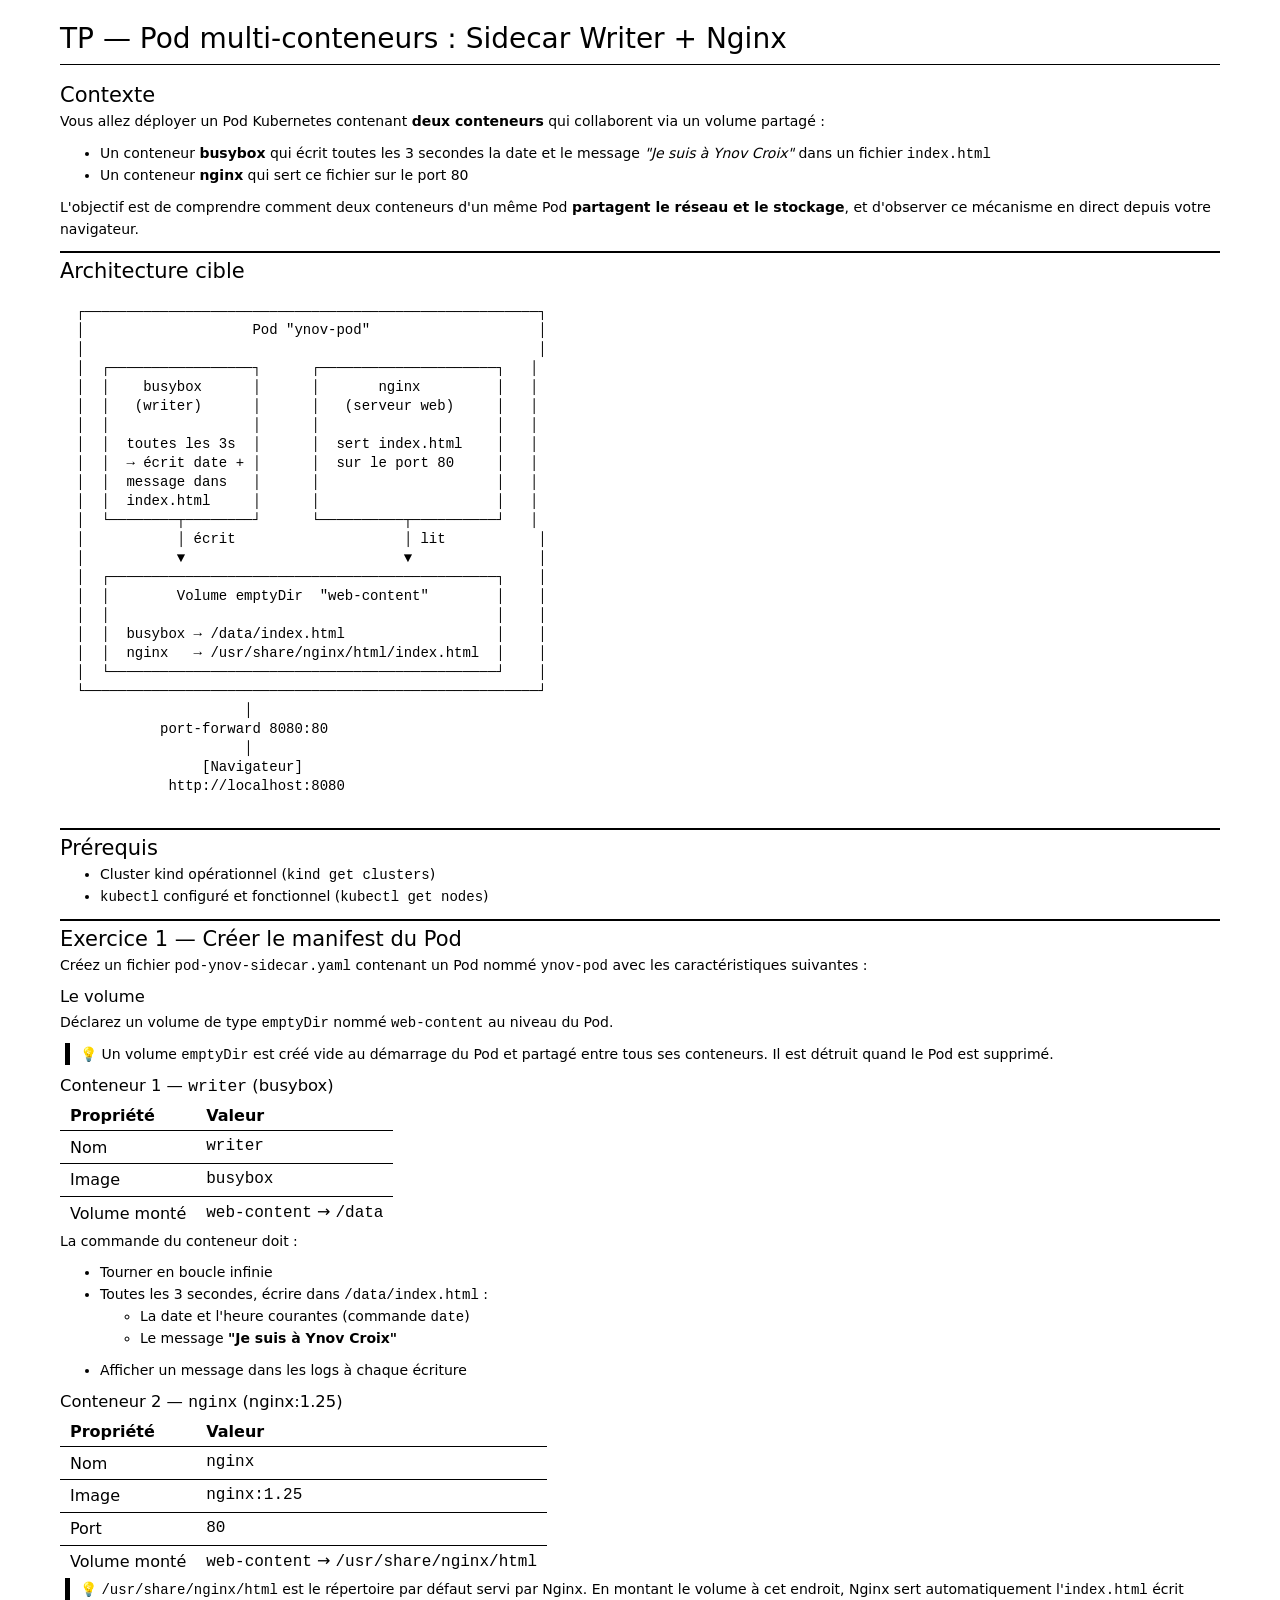
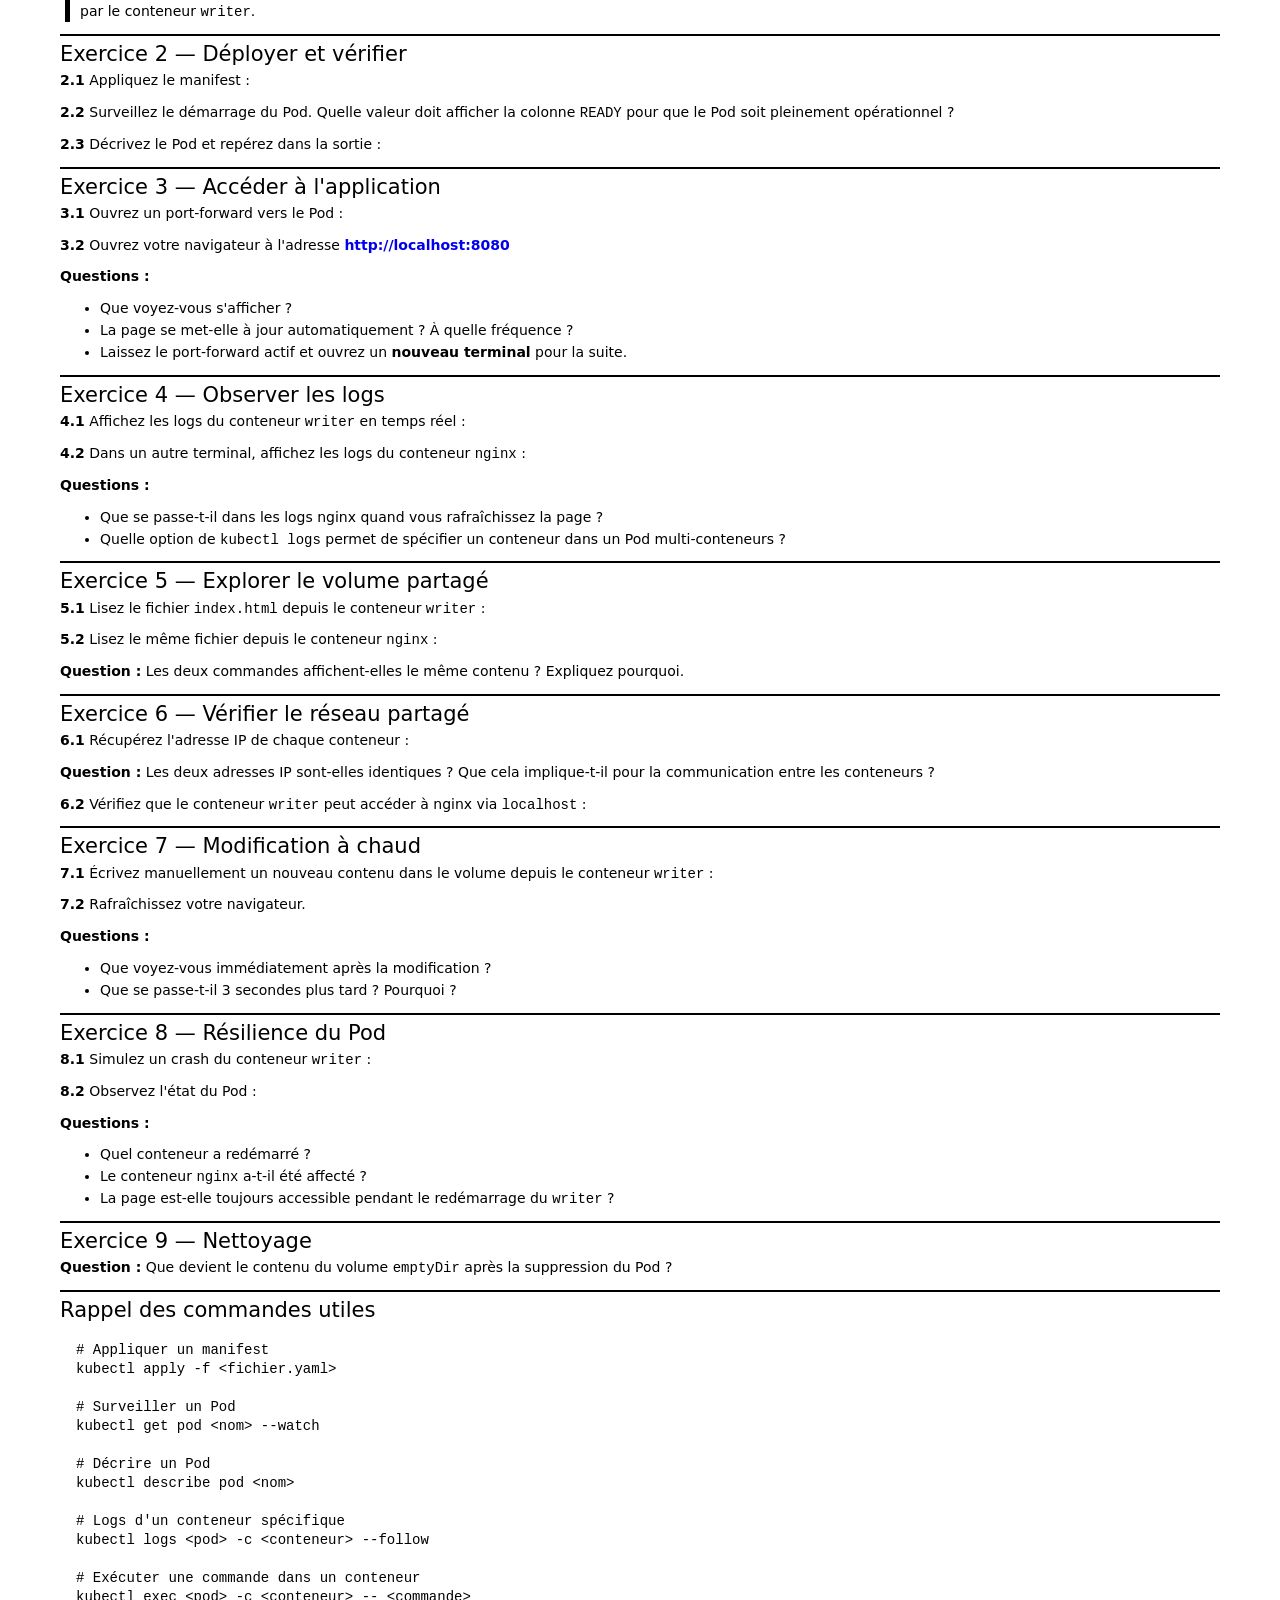
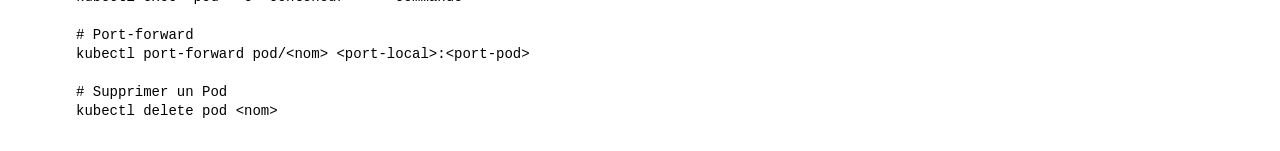
<file: TPs/TP-Pod-multi-conteneurs/ENONCE-TP.html>
<head>
			<style type="text/css" media="screen">
				body,html{font-family:var(--markdown-font-family, -apple-system, BlinkMacSystemFont, "Segoe WPC", "Segoe UI", system-ui, "Ubuntu", "Droid Sans", sans-serif);font-size:var(--markdown-font-size,14px);padding:0 26px;line-height:var(--markdown-line-height,22px);word-wrap:break-word}body{padding-top:1em}h1,h2,h3,h4,h5,h6,ol,p,pre,ul{margin-top:0}h2,h3,h4,h5,h6{font-weight:400;margin-bottom:.2em}img{max-width:100%;max-height:100%}a{text-decoration:none}a:hover{text-decoration:underline}a:focus,input:focus,select:focus,textarea:focus{outline:1px solid -webkit-focus-ring-color;outline-offset:-1px}p{margin-bottom:.7em}ol,ul{margin-bottom:.7em}hr{border:0;height:2px;border-bottom:2px solid}h1{padding-bottom:.3em;line-height:1.2;border-bottom-width:1px;border-bottom-style:solid;font-weight:400}table{border-collapse:collapse}th{text-align:left;border-bottom:1px solid}td,th{padding:5px 10px}table>tbody>tr+tr>td{border-top:1px solid}blockquote{margin:0 7px 0 5px;padding:0 16px 0 10px;border-left-width:5px;border-left-style:solid}code{font-family:var(--vscode-editor-font-family, "SF Mono", Monaco, Menlo, Consolas, "Ubuntu Mono", "Liberation Mono", "DejaVu Sans Mono", "Courier New", monospace);font-size:1em;line-height:1.357em}body.wordWrap pre{white-space:pre-wrap}pre.hljs code>div,pre:not(.hljs){padding:16px;border-radius:3px;overflow:auto}pre code{color:var(--vscode-editor-foreground);tab-size:4}
			</style>
		</head>
		<body>
			<h1 id="tp--pod-multi-conteneurs--sidecar-writer--nginx">TP — Pod multi-conteneurs : Sidecar Writer + Nginx</h1>
<h2 id="contexte">Contexte</h2>
<p>Vous allez déployer un Pod Kubernetes contenant <strong>deux conteneurs</strong> qui
collaborent via un volume partagé :</p>
<ul>
<li>Un conteneur <strong>busybox</strong> qui écrit toutes les 3 secondes la date et le
message <em>&quot;Je suis à Ynov Croix&quot;</em> dans un fichier <code>index.html</code></li>
<li>Un conteneur <strong>nginx</strong> qui sert ce fichier sur le port 80</li>
</ul>
<p>L&#39;objectif est de comprendre comment deux conteneurs d&#39;un même Pod
<strong>partagent le réseau et le stockage</strong>, et d&#39;observer ce mécanisme en direct
depuis votre navigateur.</p>
<hr>
<h2 id="architecture-cible">Architecture cible</h2>
<pre><code>┌──────────────────────────────────────────────────────┐
│                    Pod &quot;ynov-pod&quot;                    │
│                                                      │
│  ┌─────────────────┐      ┌─────────────────────┐   │
│  │    busybox      │      │       nginx         │   │
│  │   (writer)      │      │   (serveur web)     │   │
│  │                 │      │                     │   │
│  │  toutes les 3s  │      │  sert index.html    │   │
│  │  → écrit date + │      │  sur le port 80     │   │
│  │  message dans   │      │                     │   │
│  │  index.html     │      │                     │   │
│  └────────┬────────┘      └──────────┬──────────┘   │
│           │ écrit                    │ lit           │
│           ▼                          ▼               │
│  ┌──────────────────────────────────────────────┐    │
│  │        Volume emptyDir  &quot;web-content&quot;        │    │
│  │                                              │    │
│  │  busybox → /data/index.html                  │    │
│  │  nginx   → /usr/share/nginx/html/index.html  │    │
│  └──────────────────────────────────────────────┘    │
└──────────────────────────────────────────────────────┘
                    │
          port-forward 8080:80
                    │
               [Navigateur]
           http://localhost:8080
</code></pre>
<hr>
<h2 id="prérequis">Prérequis</h2>
<ul>
<li>Cluster kind opérationnel (<code>kind get clusters</code>)</li>
<li><code>kubectl</code> configuré et fonctionnel (<code>kubectl get nodes</code>)</li>
</ul>
<hr>
<h2 id="exercice-1--créer-le-manifest-du-pod">Exercice 1 — Créer le manifest du Pod</h2>
<p>Créez un fichier <code>pod-ynov-sidecar.yaml</code> contenant un Pod nommé <code>ynov-pod</code>
avec les caractéristiques suivantes :</p>
<h3 id="le-volume">Le volume</h3>
<p>Déclarez un volume de type <code>emptyDir</code> nommé <code>web-content</code> au niveau du Pod.</p>
<blockquote>
<p>💡 Un volume <code>emptyDir</code> est créé vide au démarrage du Pod et partagé entre
tous ses conteneurs. Il est détruit quand le Pod est supprimé.</p>
</blockquote>
<h3 id="conteneur-1--writer-busybox">Conteneur 1 — <code>writer</code> (busybox)</h3>
<table>
<thead>
<tr>
<th>Propriété</th>
<th>Valeur</th>
</tr>
</thead>
<tbody><tr>
<td>Nom</td>
<td><code>writer</code></td>
</tr>
<tr>
<td>Image</td>
<td><code>busybox</code></td>
</tr>
<tr>
<td>Volume monté</td>
<td><code>web-content</code> → <code>/data</code></td>
</tr>
</tbody></table>
<p>La commande du conteneur doit :</p>
<ul>
<li>Tourner en boucle infinie</li>
<li>Toutes les 3 secondes, écrire dans <code>/data/index.html</code> :<ul>
<li>La date et l&#39;heure courantes (commande <code>date</code>)</li>
<li>Le message <strong>&quot;Je suis à Ynov Croix&quot;</strong></li>
</ul>
</li>
<li>Afficher un message dans les logs à chaque écriture</li>
</ul>
<h3 id="conteneur-2--nginx-nginx125">Conteneur 2 — <code>nginx</code> (nginx:1.25)</h3>
<table>
<thead>
<tr>
<th>Propriété</th>
<th>Valeur</th>
</tr>
</thead>
<tbody><tr>
<td>Nom</td>
<td><code>nginx</code></td>
</tr>
<tr>
<td>Image</td>
<td><code>nginx:1.25</code></td>
</tr>
<tr>
<td>Port</td>
<td><code>80</code></td>
</tr>
<tr>
<td>Volume monté</td>
<td><code>web-content</code> → <code>/usr/share/nginx/html</code></td>
</tr>
</tbody></table>
<blockquote>
<p>💡 <code>/usr/share/nginx/html</code> est le répertoire par défaut servi par Nginx.
En montant le volume à cet endroit, Nginx sert automatiquement l&#39;<code>index.html</code>
écrit par le conteneur <code>writer</code>.</p>
</blockquote>
<hr>
<h2 id="exercice-2--déployer-et-vérifier">Exercice 2 — Déployer et vérifier</h2>
<p><strong>2.1</strong> Appliquez le manifest :</p>
<p><strong>2.2</strong> Surveillez le démarrage du Pod. Quelle valeur doit afficher la colonne
<code>READY</code> pour que le Pod soit pleinement opérationnel ?</p>
<p><strong>2.3</strong> Décrivez le Pod et repérez dans la sortie :</p>
<hr>
<h2 id="exercice-3--accéder-à-lapplication">Exercice 3 — Accéder à l&#39;application</h2>
<p><strong>3.1</strong> Ouvrez un port-forward vers le Pod :</p>
<p><strong>3.2</strong> Ouvrez votre navigateur à l&#39;adresse <strong><a href="http://localhost:8080">http://localhost:8080</a></strong></p>
<p><strong>Questions :</strong></p>
<ul>
<li>Que voyez-vous s&#39;afficher ?</li>
<li>La page se met-elle à jour automatiquement ? À quelle fréquence ?</li>
<li>Laissez le port-forward actif et ouvrez un <strong>nouveau terminal</strong> pour la suite.</li>
</ul>
<hr>
<h2 id="exercice-4--observer-les-logs">Exercice 4 — Observer les logs</h2>
<p><strong>4.1</strong> Affichez les logs du conteneur <code>writer</code> en temps réel :</p>
<p><strong>4.2</strong> Dans un autre terminal, affichez les logs du conteneur <code>nginx</code> :</p>
<p><strong>Questions :</strong></p>
<ul>
<li>Que se passe-t-il dans les logs nginx quand vous rafraîchissez la page ?</li>
<li>Quelle option de <code>kubectl logs</code> permet de spécifier un conteneur dans un
Pod multi-conteneurs ?</li>
</ul>
<hr>
<h2 id="exercice-5--explorer-le-volume-partagé">Exercice 5 — Explorer le volume partagé</h2>
<p><strong>5.1</strong> Lisez le fichier <code>index.html</code> depuis le conteneur <code>writer</code> :</p>
<p><strong>5.2</strong> Lisez le même fichier depuis le conteneur <code>nginx</code> :</p>
<p><strong>Question :</strong> Les deux commandes affichent-elles le même contenu ?
Expliquez pourquoi.</p>
<hr>
<h2 id="exercice-6--vérifier-le-réseau-partagé">Exercice 6 — Vérifier le réseau partagé</h2>
<p><strong>6.1</strong> Récupérez l&#39;adresse IP de chaque conteneur :</p>
<p><strong>Question :</strong> Les deux adresses IP sont-elles identiques ? Que cela
implique-t-il pour la communication entre les conteneurs ?</p>
<p><strong>6.2</strong> Vérifiez que le conteneur <code>writer</code> peut accéder à nginx via
<code>localhost</code> :</p>
<hr>
<h2 id="exercice-7--modification-à-chaud">Exercice 7 — Modification à chaud</h2>
<p><strong>7.1</strong> Écrivez manuellement un nouveau contenu dans le volume depuis le
conteneur <code>writer</code> :</p>
<p><strong>7.2</strong> Rafraîchissez votre navigateur.</p>
<p><strong>Questions :</strong></p>
<ul>
<li>Que voyez-vous immédiatement après la modification ?</li>
<li>Que se passe-t-il 3 secondes plus tard ? Pourquoi ?</li>
</ul>
<hr>
<h2 id="exercice-8--résilience-du-pod">Exercice 8 — Résilience du Pod</h2>
<p><strong>8.1</strong> Simulez un crash du conteneur <code>writer</code> :</p>
<p><strong>8.2</strong> Observez l&#39;état du Pod :</p>
<p><strong>Questions :</strong></p>
<ul>
<li>Quel conteneur a redémarré ?</li>
<li>Le conteneur <code>nginx</code> a-t-il été affecté ?</li>
<li>La page est-elle toujours accessible pendant le redémarrage du <code>writer</code> ?</li>
</ul>
<hr>
<h2 id="exercice-9--nettoyage">Exercice 9 — Nettoyage</h2>
<p><strong>Question :</strong> Que devient le contenu du volume <code>emptyDir</code> après la
suppression du Pod ?</p>
<hr>
<h2 id="rappel-des-commandes-utiles">Rappel des commandes utiles</h2>
<pre><code class="language-bash"># Appliquer un manifest
kubectl apply -f &lt;fichier.yaml&gt;

# Surveiller un Pod
kubectl get pod &lt;nom&gt; --watch

# Décrire un Pod
kubectl describe pod &lt;nom&gt;

# Logs d&#39;un conteneur spécifique
kubectl logs &lt;pod&gt; -c &lt;conteneur&gt; --follow

# Exécuter une commande dans un conteneur
kubectl exec &lt;pod&gt; -c &lt;conteneur&gt; -- &lt;commande&gt;

# Port-forward
kubectl port-forward pod/&lt;nom&gt; &lt;port-local&gt;:&lt;port-pod&gt;

# Supprimer un Pod
kubectl delete pod &lt;nom&gt;
</code></pre>

		</body>
</file>
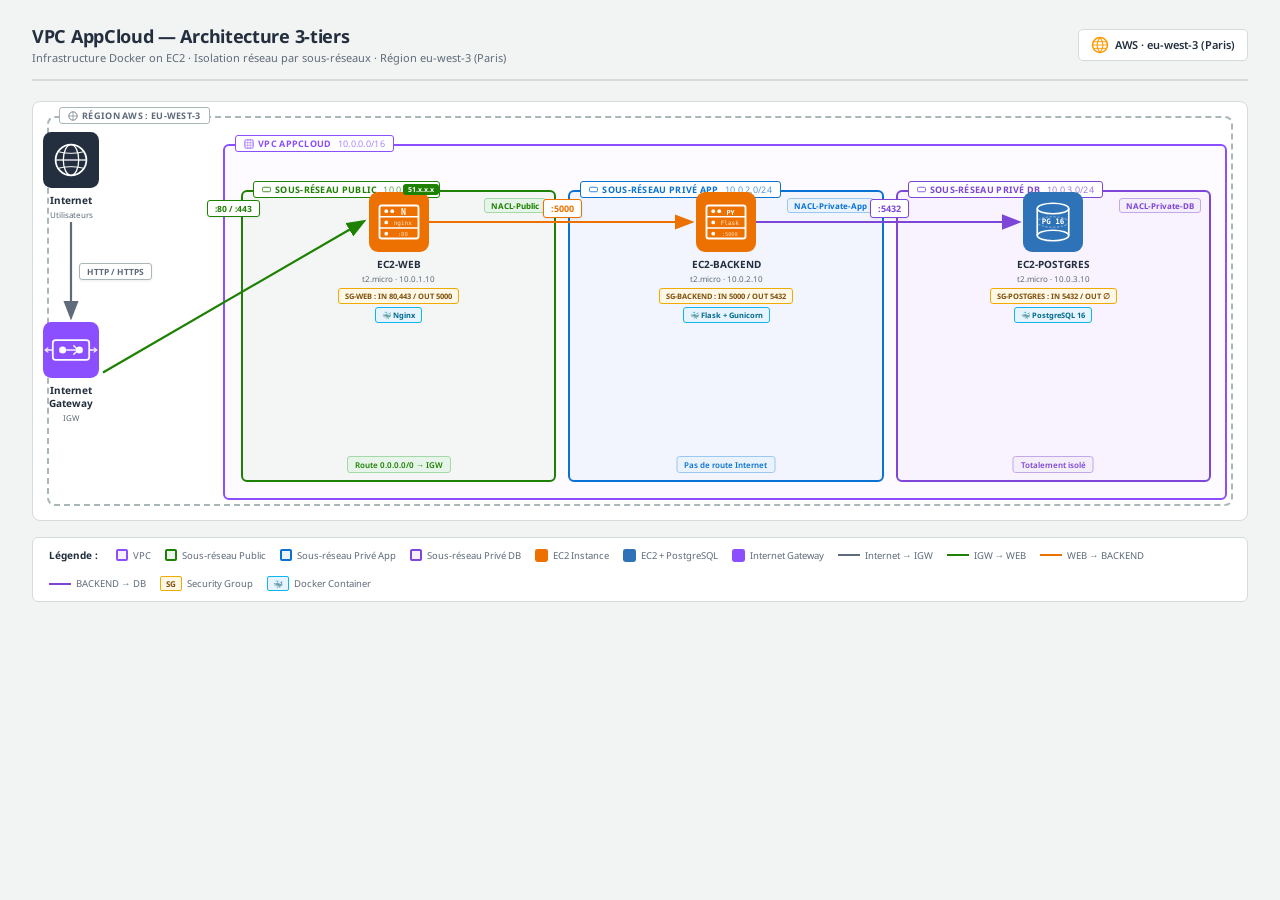
<file: TPs/tp-vpc-aws-ok/aws-vpc-landscape-v2.html>
<!DOCTYPE html>
<html lang="fr">
<head>
<meta charset="UTF-8">
<meta name="viewport" content="width=device-width, initial-scale=1.0">
<title>AWS Architecture — VPC AppCloud</title>
<link href="https://fonts.googleapis.com/css2?family=Noto+Sans:wght@400;600;700&display=swap" rel="stylesheet">
<style>
* { margin:0; padding:0; box-sizing:border-box; }

body {
  background: #F2F3F3;
  font-family: 'Noto Sans', sans-serif;
  font-size: 12px;
  color: #232F3E;
  padding: 24px 32px 32px;
}

/* ── Header ── */
.header {
  display: flex;
  align-items: center;
  justify-content: space-between;
  margin-bottom: 20px;
  padding-bottom: 14px;
  border-bottom: 2px solid #D5DBDB;
}
.header-left h1 { font-size: 18px; font-weight: 700; color: #232F3E; letter-spacing: -0.3px; }
.header-left p  { font-size: 11px; color: #5F6B7A; margin-top: 2px; }
.header-badge {
  display: flex; align-items: center; gap: 6px;
  background: white; border: 1px solid #D5DBDB; border-radius: 5px;
  padding: 6px 12px; font-size: 11px; font-weight: 600; color: #232F3E;
}

/* ── Canvas ── */
.canvas {
  position: relative;
  width: 100%;
  height: 420px;
  background: white;
  border: 1px solid #D5DBDB;
  border-radius: 8px;
  overflow: visible; /* allow internet node to sit above */
}

/* ── AWS Group boxes ── */
.grp {
  position: absolute;
  border-radius: 6px;
  border: 2px solid;
}
.grp-region {
  inset: 14px 14px 14px 14px;
  border-color: #AAB7B8;
  background: transparent;
  border-style: dashed;
  border-radius: 8px;
}
.grp-vpc {
  /* leaves room on left for Internet+IGW outside VPC */
  top: 42px; bottom: 20px;
  left: 190px; right: 20px;
  border-color: #8C4FFF;
  background: rgba(140,79,255,0.02);
}

/* 3 horizontal subnets inside VPC */
.subnet {
  position: absolute;
  top: 44px; bottom: 16px;
  border-radius: 6px;
  border: 2px solid;
}
.sn-pub { border-color: #1D8102; background: rgba(29,129,2,0.04); }
.sn-app { border-color: #0972D3; background: rgba(9,114,211,0.04); }
.sn-db  { border-color: #7D45D8; background: rgba(125,69,216,0.04); }

/* ── Group labels ── */
.glabel {
  position: absolute;
  top: -11px; left: 10px;
  background: white;
  padding: 1px 8px;
  border-radius: 3px;
  font-size: 9px; font-weight: 700;
  letter-spacing: 0.3px; text-transform: uppercase;
  display: flex; align-items: center; gap: 4px;
  white-space: nowrap; border: 1px solid;
}
.gl-region { color:#5F6B7A; border-color:#AAB7B8; }
.gl-vpc    { color:#8C4FFF; border-color:#8C4FFF; }
.gl-pub    { color:#1D8102; border-color:#1D8102; }
.gl-app    { color:#0972D3; border-color:#0972D3; }
.gl-db     { color:#7D45D8; border-color:#7D45D8; }
.cidr { font-weight:400; opacity:0.7; margin-left:2px; }

/* route tag bottom of subnet */
.rtag {
  position: absolute;
  bottom: 7px; left: 50%; transform: translateX(-50%);
  font-size: 8px; font-weight: 600; padding: 2px 7px; border-radius: 3px;
  white-space: nowrap;
}
.rt-pub { background:#E6F4EA; color:#1D8102; border:1px solid #A3D9A5; }
.rt-app { background:#EAF3FB; color:#0972D3; border:1px solid #9AC8EE; }
.rt-db  { background:#F3EEF9; color:#7D45D8; border:1px solid #C3A8E8; }

/* NACL tag top-right of subnet */
.nacl-tag {
  position: absolute;
  top: 6px; right: 8px;
  font-size: 8px; font-weight: 700; padding: 1px 6px; border-radius: 3px;
  white-space: nowrap;
}
.nacl-pub { background:#E6F4EA; color:#1D8102; border:1px solid #A3D9A5; }
.nacl-app { background:#EAF3FB; color:#0972D3; border:1px solid #9AC8EE; }
.nacl-db  { background:#F3EEF9; color:#7D45D8; border:1px solid #C3A8E8; }

/* ── Service nodes ── */
.node {
  position: absolute;
  display: flex; flex-direction: column; align-items: center; text-align: center;
  z-index: 5;
}
.node-icon {
  width: 60px; height: 60px; border-radius: 10px;
  display: flex; align-items: center; justify-content: center;
  margin-bottom: 6px; position: relative; flex-shrink: 0;
}
.nlabel { font-size: 10px; font-weight: 700; color: #232F3E; line-height:1.3; }
.nsub   { font-size: 8px; color: #5F6B7A; margin-top: 2px; line-height:1.4; }
.sg-pill {
  display: inline-flex; align-items: center; gap: 3px;
  background: #FFF8E7; border: 1px solid #F0AB00; border-radius: 3px;
  padding: 2px 6px; font-size: 7.5px; font-weight: 700; color: #7D510A;
  margin-top: 4px; white-space: nowrap;
}
.docker-pill {
  display: inline-flex; align-items: center; gap: 3px;
  background: #E8F4FD; border: 1px solid #0DB7ED; border-radius: 3px;
  padding: 2px 6px; font-size: 7.5px; font-weight: 700; color: #006B8F;
  margin-top: 3px; white-space: nowrap;
}
.ip-pub-badge {
  position: absolute; top: -8px; right: -10px;
  background: #1D8102; color: white;
  font-size: 7px; font-weight: 700; padding: 1px 5px; border-radius: 3px;
  white-space: nowrap;
}

/* ── Flow labels ── */
.flow-label {
  position: absolute;
  background: white; border: 1px solid #BFC4CA; border-radius: 3px;
  padding: 2px 7px; font-size: 9px; font-weight: 700;
  white-space: nowrap; box-shadow: 0 1px 3px rgba(0,0,0,0.08); z-index: 10;
}

/* ── Arrows SVG overlay ── */
.arrows-svg {
  position: absolute; inset: 0;
  width: 100%; height: 100%;
  pointer-events: none; overflow: visible;
}

/* ── Legend ── */
.legend {
  margin-top: 16px; display: flex; flex-wrap: wrap; gap: 14px;
  align-items: center; padding: 10px 16px;
  background: white; border: 1px solid #D5DBDB; border-radius: 6px;
}
.legend-title { font-size: 10px; font-weight:700; color:#232F3E; margin-right:4px; }
.legend-item  { display:flex; align-items:center; gap:5px; font-size:9.5px; color:#5F6B7A; }
.lswatch      { width:12px; height:12px; border-radius:2px; border:2px solid; flex-shrink:0; }
.lline        { width:22px; height:0; border-top:2.5px solid; }
</style>
</head>
<body>

<!-- Header -->
<div class="header">
  <div class="header-left">
    <h1>VPC AppCloud — Architecture 3-tiers</h1>
    <p>Infrastructure Docker on EC2 · Isolation réseau par sous-réseaux · Région eu-west-3 (Paris)</p>
  </div>
  <div class="header-badge">
    <svg width="18" height="18" viewBox="0 0 24 24" fill="none">
      <circle cx="12" cy="12" r="10" stroke="#FF9900" stroke-width="2"/>
      <path d="M12 2C12 2 8 7 8 12s4 10 4 10" stroke="#FF9900" stroke-width="1.5"/>
      <path d="M12 2c0 0 4 5 4 10s-4 10-4 10" stroke="#FF9900" stroke-width="1.5"/>
      <path d="M2 12h20M3.5 7.5h17M3.5 16.5h17" stroke="#FF9900" stroke-width="1.2"/>
    </svg>
    AWS · eu-west-3 (Paris)
  </div>
</div>

<!-- Canvas -->
<div class="canvas" id="canvas">

  <!-- REGION dashed border -->
  <div class="grp grp-region">
    <div class="glabel gl-region">
      <svg width="10" height="10" viewBox="0 0 24 24" fill="none"><circle cx="12" cy="12" r="10" stroke="#5F6B7A" stroke-width="2"/><path d="M2 12h20M12 2v20" stroke="#5F6B7A" stroke-width="1.3"/></svg>
      Région AWS : eu-west-3
    </div>
  </div>

  <!-- VPC -->
  <div class="grp grp-vpc" id="grp-vpc">
    <div class="glabel gl-vpc">
      <svg width="10" height="10" viewBox="0 0 24 24" fill="none"><rect x="2" y="2" width="20" height="20" rx="3" stroke="#8C4FFF" stroke-width="2"/><path d="M2 9h20M2 15h20M9 2v20M15 2v20" stroke="#8C4FFF" stroke-width="1"/></svg>
      VPC AppCloud <span class="cidr">10.0.0.0/16</span>
    </div>

    <!-- PUBLIC SUBNET -->
    <div class="subnet sn-pub" id="sn-pub" style="left:16px;">
      <div class="glabel gl-pub">
        <svg width="9" height="9" viewBox="0 0 16 16" fill="none"><rect x="1" y="4" width="14" height="8" rx="2" stroke="#1D8102" stroke-width="1.5"/></svg>
        Sous-réseau Public <span class="cidr">10.0.1.0/24</span>
      </div>
      <div class="nacl-tag nacl-pub">NACL-Public</div>
      <div class="rtag rt-pub">Route 0.0.0.0/0 → IGW</div>
    </div>

    <!-- PRIVATE APP SUBNET -->
    <div class="subnet sn-app" id="sn-app">
      <div class="glabel gl-app">
        <svg width="9" height="9" viewBox="0 0 16 16" fill="none"><rect x="1" y="4" width="14" height="8" rx="2" stroke="#0972D3" stroke-width="1.5"/></svg>
        Sous-réseau Privé App <span class="cidr">10.0.2.0/24</span>
      </div>
      <div class="nacl-tag nacl-app">NACL-Private-App</div>
      <div class="rtag rt-app">Pas de route Internet</div>
    </div>

    <!-- PRIVATE DB SUBNET -->
    <div class="subnet sn-db" id="sn-db">
      <div class="glabel gl-db">
        <svg width="9" height="9" viewBox="0 0 16 16" fill="none"><rect x="1" y="4" width="14" height="8" rx="2" stroke="#7D45D8" stroke-width="1.5"/></svg>
        Sous-réseau Privé DB <span class="cidr">10.0.3.0/24</span>
      </div>
      <div class="nacl-tag nacl-db">NACL-Private-DB</div>
      <div class="rtag rt-db">Totalement isolé</div>
    </div>

  </div><!-- /vpc -->

  <!-- ═══ NODES ═══ -->

  <!-- INTERNET — positioned left, outside VPC, above IGW -->
  <div class="node" id="n-internet" style="top:30px; left:10px;">
    <div class="node-icon" style="background:none; width:56px; height:56px;">
      <svg viewBox="0 0 80 80" width="56" height="56">
        <rect width="80" height="80" rx="12" fill="#232F3E"/>
        <circle cx="40" cy="40" r="22" fill="none" stroke="white" stroke-width="2.5"/>
        <ellipse cx="40" cy="40" rx="11" ry="22" fill="none" stroke="white" stroke-width="1.8"/>
        <line x1="18" y1="40" x2="62" y2="40" stroke="white" stroke-width="1.8"/>
        <path d="M21 28 Q40 33 59 28" fill="none" stroke="white" stroke-width="1.4"/>
        <path d="M21 52 Q40 47 59 52" fill="none" stroke="white" stroke-width="1.4"/>
      </svg>
    </div>
    <div class="nlabel">Internet</div>
    <div class="nsub">Utilisateurs</div>
  </div>

  <!-- IGW — left, outside VPC, below Internet -->
  <div class="node" id="n-igw" style="top:220px; left:10px;">
    <div class="node-icon" style="background:none; width:56px; height:56px;">
      <svg viewBox="0 0 80 80" width="56" height="56">
        <rect width="80" height="80" rx="12" fill="#8C4FFF"/>
        <rect x="14" y="26" width="52" height="28" rx="4" fill="none" stroke="white" stroke-width="2.5"/>
        <circle cx="28" cy="40" r="5" fill="white"/>
        <circle cx="52" cy="40" r="5" fill="white"/>
        <line x1="33" y1="40" x2="47" y2="40" stroke="white" stroke-width="2"/>
        <path d="M44 34l6 6-6 6" fill="none" stroke="white" stroke-width="2" stroke-linecap="round" stroke-linejoin="round"/>
        <line x1="4"  y1="40" x2="14" y2="40" stroke="white" stroke-width="2"/>
        <line x1="66" y1="40" x2="76" y2="40" stroke="white" stroke-width="2"/>
        <path d="M7 37 l-4 3 4 3"  fill="none" stroke="white" stroke-width="1.5" stroke-linecap="round"/>
        <path d="M73 37 l4 3 -4 3" fill="none" stroke="white" stroke-width="1.5" stroke-linecap="round"/>
      </svg>
    </div>
    <div class="nlabel">Internet<br>Gateway</div>
    <div class="nsub">IGW</div>
  </div>

  <!-- EC2-WEB (public subnet) -->
  <div class="node" id="n-web">
    <div class="node-icon" style="background:none; width:60px; height:60px; position:relative;">
      <svg viewBox="0 0 80 80" width="60" height="60">
        <rect width="80" height="80" rx="12" fill="#ED7100"/>
        <rect x="14" y="18" width="52" height="44" rx="3" fill="none" stroke="white" stroke-width="2.5"/>
        <line x1="14" y1="33" x2="66" y2="33" stroke="white" stroke-width="2"/>
        <line x1="14" y1="48" x2="66" y2="48" stroke="white" stroke-width="2"/>
        <circle cx="23" cy="25.5" r="2.5" fill="white"/>
        <circle cx="31" cy="25.5" r="2.5" fill="white"/>
        <circle cx="23" cy="40.5" r="2.5" fill="white"/>
        <circle cx="23" cy="55.5" r="2.5" fill="white"/>
        <text x="46" y="30" text-anchor="middle" font-size="11" fill="white" font-weight="bold" font-family="monospace">N</text>
        <text x="45" y="44" text-anchor="middle" font-size="8" fill="rgba(255,255,255,0.85)" font-family="monospace">nginx</text>
        <text x="45" y="58" text-anchor="middle" font-size="7.5" fill="rgba(255,255,255,0.7)" font-family="monospace">:80</text>
      </svg>
      <span class="ip-pub-badge">51.x.x.x</span>
    </div>
    <div class="nlabel">EC2-WEB</div>
    <div class="nsub">t2.micro · 10.0.1.10</div>
    <div class="sg-pill">SG-WEB : IN 80,443 / OUT 5000</div>
    <div class="docker-pill">🐳 Nginx</div>
  </div>

  <!-- EC2-BACKEND -->
  <div class="node" id="n-backend">
    <div class="node-icon" style="background:none; width:60px; height:60px; position:relative;">
      <svg viewBox="0 0 80 80" width="60" height="60">
        <rect width="80" height="80" rx="12" fill="#ED7100"/>
        <rect x="14" y="18" width="52" height="44" rx="3" fill="none" stroke="white" stroke-width="2.5"/>
        <line x1="14" y1="33" x2="66" y2="33" stroke="white" stroke-width="2"/>
        <line x1="14" y1="48" x2="66" y2="48" stroke="white" stroke-width="2"/>
        <circle cx="23" cy="25.5" r="2.5" fill="white"/>
        <circle cx="31" cy="25.5" r="2.5" fill="white"/>
        <circle cx="23" cy="40.5" r="2.5" fill="white"/>
        <circle cx="23" cy="55.5" r="2.5" fill="white"/>
        <text x="46" y="30" text-anchor="middle" font-size="9" fill="white" font-weight="bold" font-family="monospace">PY</text>
        <text x="45" y="44" text-anchor="middle" font-size="8" fill="rgba(255,255,255,0.85)" font-family="monospace">Flask</text>
        <text x="45" y="58" text-anchor="middle" font-size="7" fill="rgba(255,255,255,0.7)" font-family="monospace">:5000</text>
      </svg>
    </div>
    <div class="nlabel">EC2-BACKEND</div>
    <div class="nsub">t2.micro · 10.0.2.10</div>
    <div class="sg-pill">SG-BACKEND : IN 5000 / OUT 5432</div>
    <div class="docker-pill">🐳 Flask + Gunicorn</div>
  </div>

  <!-- EC2-POSTGRES -->
  <div class="node" id="n-db">
    <div class="node-icon" style="background:none; width:60px; height:60px; position:relative;">
      <svg viewBox="0 0 80 80" width="60" height="60">
        <rect width="80" height="80" rx="12" fill="#2E73B8"/>
        <ellipse cx="40" cy="22" rx="21" ry="7" fill="none" stroke="white" stroke-width="2.2"/>
        <ellipse cx="40" cy="58" rx="21" ry="7" fill="none" stroke="white" stroke-width="2.2"/>
        <line x1="19" y1="22" x2="19" y2="58" stroke="white" stroke-width="2.2"/>
        <line x1="61" y1="22" x2="61" y2="58" stroke="white" stroke-width="2.2"/>
        <ellipse cx="40" cy="40" rx="21" ry="7" fill="none" stroke="rgba(255,255,255,0.4)" stroke-width="1.5" stroke-dasharray="3 2"/>
        <text x="40" y="43" text-anchor="middle" font-size="10" fill="white" font-weight="bold" font-family="monospace">PG 16</text>
      </svg>
    </div>
    <div class="nlabel">EC2-POSTGRES</div>
    <div class="nsub">t2.micro · 10.0.3.10</div>
    <div class="sg-pill">SG-POSTGRES : IN 5432 / OUT ∅</div>
    <div class="docker-pill">🐳 PostgreSQL 16</div>
  </div>

  <!-- ARROWS SVG -->
  <svg class="arrows-svg" id="arrows-svg">
    <defs>
      <marker id="arr-dark"   markerWidth="9" markerHeight="9" refX="7" refY="3.5" orient="auto"><path d="M0,0 L0,7 L9,3.5 z" fill="#5F6B7A"/></marker>
      <marker id="arr-green"  markerWidth="9" markerHeight="9" refX="7" refY="3.5" orient="auto"><path d="M0,0 L0,7 L9,3.5 z" fill="#1D8102"/></marker>
      <marker id="arr-orange" markerWidth="9" markerHeight="9" refX="7" refY="3.5" orient="auto"><path d="M0,0 L0,7 L9,3.5 z" fill="#ED7100"/></marker>
      <marker id="arr-purple" markerWidth="9" markerHeight="9" refX="7" refY="3.5" orient="auto"><path d="M0,0 L0,7 L9,3.5 z" fill="#7D45D8"/></marker>
    </defs>
  </svg>

  <!-- Flow labels -->
  <div class="flow-label" id="lbl-inet-igw" style="color:#5F6B7A; border-color:#AAB7B8; font-size:8.5px;">HTTP / HTTPS</div>
  <div class="flow-label" id="lbl-igw-web"  style="color:#1D8102; border-color:#1D8102; font-size:8.5px;">:80 / :443</div>
  <div class="flow-label" id="lbl-5000"     style="color:#ED7100; border-color:#ED7100;">:5000</div>
  <div class="flow-label" id="lbl-5432"     style="color:#7D45D8; border-color:#7D45D8;">:5432</div>

</div><!-- /canvas -->

<!-- Legend -->
<div class="legend">
  <span class="legend-title">Légende :</span>
  <div class="legend-item"><div class="lswatch" style="background:rgba(140,79,255,0.08); border-color:#8C4FFF;"></div> VPC</div>
  <div class="legend-item"><div class="lswatch" style="background:rgba(29,129,2,0.08); border-color:#1D8102;"></div> Sous-réseau Public</div>
  <div class="legend-item"><div class="lswatch" style="background:rgba(9,114,211,0.08); border-color:#0972D3;"></div> Sous-réseau Privé App</div>
  <div class="legend-item"><div class="lswatch" style="background:rgba(125,69,216,0.08); border-color:#7D45D8;"></div> Sous-réseau Privé DB</div>
  <div class="legend-item"><svg viewBox="0 0 16 16" width="13" height="13"><rect width="16" height="16" rx="3" fill="#ED7100"/></svg> EC2 Instance</div>
  <div class="legend-item"><svg viewBox="0 0 16 16" width="13" height="13"><rect width="16" height="16" rx="3" fill="#2E73B8"/></svg> EC2 + PostgreSQL</div>
  <div class="legend-item"><svg viewBox="0 0 16 16" width="13" height="13"><rect width="16" height="16" rx="3" fill="#8C4FFF"/></svg> Internet Gateway</div>
  <div class="legend-item"><div class="lline" style="border-color:#5F6B7A;"></div> Internet → IGW</div>
  <div class="legend-item"><div class="lline" style="border-color:#1D8102;"></div> IGW → WEB</div>
  <div class="legend-item"><div class="lline" style="border-color:#ED7100;"></div> WEB → BACKEND</div>
  <div class="legend-item"><div class="lline" style="border-color:#7D45D8;"></div> BACKEND → DB</div>
  <div class="legend-item"><div style="background:#FFF8E7; border:1px solid #F0AB00; border-radius:2px; padding:1px 5px; font-size:8px; font-weight:700; color:#7D510A;">SG</div> Security Group</div>
  <div class="legend-item"><div style="background:#E8F4FD; border:1px solid #0DB7ED; border-radius:2px; padding:1px 5px; font-size:8px; font-weight:700; color:#006B8F;">🐳</div> Docker Container</div>
</div>

<script>
window.addEventListener('load', () => {
  const canvas = document.getElementById('canvas');
  const W = canvas.offsetWidth;
  const H = canvas.offsetHeight;

  // ── VPC inner bounds
  const vpcLeft  = 190 + 2;     // matches CSS left:190px + border
  const vpcRight = W - 20 - 2;  // matches CSS right:20px + border
  const vpcW     = vpcRight - vpcLeft;

  // ── Subnet width and centers (3 equal columns inside VPC minus padding)
  const snPad  = 16; // left padding of first subnet in VPC
  const snGap  = 12; // gap between subnets
  const snW    = (vpcW - snPad * 2 - snGap * 2) / 3;

  const sn1L = vpcLeft + snPad;
  const sn2L = sn1L + snW + snGap;
  const sn3L = sn2L + snW + snGap;

  const sn1cx = sn1L + snW / 2;
  const sn2cx = sn2L + snW / 2;
  const sn3cx = sn3L + snW / 2;

  // Apply widths to subnet divs
  ['sn-pub','sn-app','sn-db'].forEach((id, i) => {
    const el = document.getElementById(id);
    el.style.width = snW + 'px';
    el.style.left  = [sn1L - vpcLeft, sn2L - vpcLeft, sn3L - vpcLeft][i] + 'px';
  });

  // ── Node vertical center inside subnets
  const nodeY = 90; // top of node within canvas

  // Place node centered on subnet center
  function placeNode(id, cx) {
    const el = document.getElementById(id);
    el.style.left = (cx - el.offsetWidth / 2) + 'px';
    el.style.top  = nodeY + 'px';
  }

  placeNode('n-web',     sn1cx);
  placeNode('n-backend', sn2cx);
  placeNode('n-db',      sn3cx);

  // ── Internet & IGW are positioned left, outside VPC
  // They're already CSS-positioned at left:10px
  // Internet at top:30, IGW at top:220
  const inetEl = document.getElementById('n-internet');
  const igwEl  = document.getElementById('n-igw');

  const inetCX = 10 + inetEl.offsetWidth / 2;  // ~38
  const inetBY = 30 + inetEl.offsetHeight;      // bottom of internet node

  const igwCX  = 10 + igwEl.offsetWidth / 2;   // ~38
  const igwTY  = 220;                            // top of igw node
  const igwBY  = 220 + igwEl.offsetHeight;
  const igwCY  = igwTY + igwEl.offsetHeight / 2;
  const igwRX  = 10 + igwEl.offsetWidth;        // right edge of igw icon

  // Node icon vertical center
  const nodeIconCY = nodeY + 30; // icon is 60px tall, center at +30

  // ── Draw arrows ──
  const svg = document.getElementById('arrows-svg');

  function line(x1,y1,x2,y2,color,marker,sw,dash) {
    const l = document.createElementNS('http://www.w3.org/2000/svg','line');
    l.setAttribute('x1',x1); l.setAttribute('y1',y1);
    l.setAttribute('x2',x2); l.setAttribute('y2',y2);
    l.setAttribute('stroke',color);
    l.setAttribute('stroke-width',sw||'2.2');
    if(dash) l.setAttribute('stroke-dasharray','6 4');
    l.setAttribute('marker-end',`url(#${marker})`);
    svg.appendChild(l); return l;
  }
  function path(d,color,marker,sw) {
    const p = document.createElementNS('http://www.w3.org/2000/svg','path');
    p.setAttribute('d',d); p.setAttribute('fill','none');
    p.setAttribute('stroke',color); p.setAttribute('stroke-width',sw||'2.2');
    p.setAttribute('stroke-linejoin','round');
    if(marker) p.setAttribute('marker-end',`url(#${marker})`);
    svg.appendChild(p); return p;
  }

  // 1. Internet → IGW  (straight vertical line, same X column)
  line(inetCX, inetBY + 2, igwCX, igwTY - 6, '#5F6B7A', 'arr-dark', '2.2');

  // 2. IGW → EC2-WEB  (horizontal right from IGW right edge to WEB icon left)
  const webIconLeft = sn1cx - 30;
  line(igwRX + 4, igwCY, webIconLeft - 6, nodeIconCY, '#1D8102', 'arr-green', '2.2');

  // 3. EC2-WEB → EC2-BACKEND  :5000  (horizontal)
  line(sn1cx + 30, nodeIconCY, sn2cx - 30 - 6, nodeIconCY, '#ED7100', 'arr-orange', '2.2');

  // 4. EC2-BACKEND → EC2-POSTGRES  :5432  (horizontal)
  line(sn2cx + 30, nodeIconCY, sn3cx - 30 - 6, nodeIconCY, '#7D45D8', 'arr-purple', '2.2');

  // ── Place flow labels ──
  function placeLabel(id, x, y) {
    const el = document.getElementById(id);
    el.style.left = (x - el.offsetWidth  / 2) + 'px';
    el.style.top  = (y - el.offsetHeight / 2) + 'px';
  }

  setTimeout(() => {
    // Internet → IGW label: beside the vertical arrow
    placeLabel('lbl-inet-igw', inetCX + 44, (inetBY + igwTY) / 2);
    // IGW → WEB label: above horizontal arrow midpoint
    placeLabel('lbl-igw-web',  (igwRX + webIconLeft) / 2, nodeIconCY - 14);
    // WEB → BACKEND
    placeLabel('lbl-5000', (sn1cx + sn2cx) / 2, nodeIconCY - 14);
    // BACKEND → DB
    placeLabel('lbl-5432', (sn2cx + sn3cx) / 2, nodeIconCY - 14);
  }, 60);
});
</script>

</body>
</html>
</file>
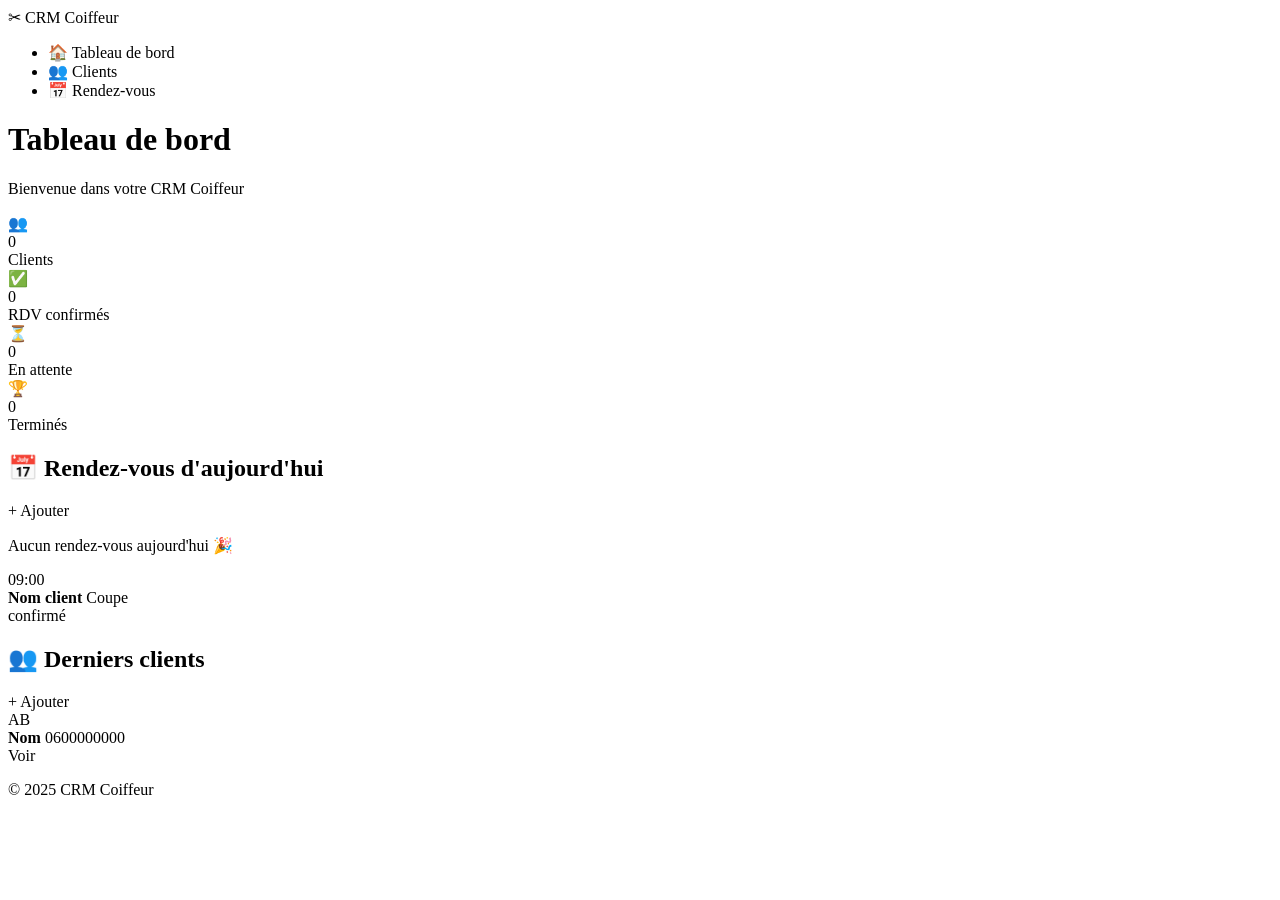
<file: TPs/crm-coiffeur-main/target/classes/templates/dashboard.html>
<!DOCTYPE html>
<html lang="fr" xmlns:th="http://www.thymeleaf.org">
<head>
    <meta charset="UTF-8"/>
    <meta name="viewport" content="width=device-width, initial-scale=1.0"/>
    <title>Tableau de bord — CRM Coiffeur</title>
    <link rel="stylesheet" th:href="@{/css/style.css}"/>
</head>
<body>

<nav class="navbar">
    <div class="navbar-brand">
        <span class="navbar-logo">✂</span>
        <span>CRM Coiffeur</span>
    </div>
    <ul class="navbar-links">
        <li><a th:href="@{/}" class="active">🏠 Tableau de bord</a></li>
        <li><a th:href="@{/clients}">👥 Clients</a></li>
        <li><a th:href="@{/rendez-vous}">📅 Rendez-vous</a></li>
    </ul>
</nav>

<main class="main-content">
    <div th:if="${success}" class="alert alert-success" th:text="${success}"></div>

    <div class="page-header">
        <h1>Tableau de bord</h1>
        <p class="page-subtitle">Bienvenue dans votre CRM Coiffeur</p>
    </div>

    <!-- KPIs -->
    <div class="kpi-grid">
        <div class="kpi-card kpi-blue">
            <div class="kpi-icon">👥</div>
            <div class="kpi-value" th:text="${totalClients}">0</div>
            <div class="kpi-label">Clients</div>
        </div>
        <div class="kpi-card kpi-green">
            <div class="kpi-icon">✅</div>
            <div class="kpi-value" th:text="${rdvConfirmes}">0</div>
            <div class="kpi-label">RDV confirmés</div>
        </div>
        <div class="kpi-card kpi-orange">
            <div class="kpi-icon">⏳</div>
            <div class="kpi-value" th:text="${rdvEnAttente}">0</div>
            <div class="kpi-label">En attente</div>
        </div>
        <div class="kpi-card kpi-purple">
            <div class="kpi-icon">🏆</div>
            <div class="kpi-value" th:text="${rdvTermines}">0</div>
            <div class="kpi-label">Terminés</div>
        </div>
    </div>

    <div class="two-col">

        <!-- RDV du jour -->
        <div class="card">
            <div class="card-header">
                <h2>📅 Rendez-vous d'aujourd'hui</h2>
                <a th:href="@{/rendez-vous/nouveau}" class="btn btn-primary btn-sm">+ Ajouter</a>
            </div>
            <div class="card-body">
                <div th:if="${#lists.isEmpty(rdvAujourdhui)}" class="empty-state">
                    <p>Aucun rendez-vous aujourd'hui 🎉</p>
                </div>
                <div th:each="rv : ${rdvAujourdhui}" class="rdv-item">
                    <div class="rdv-heure" th:text="${rv.heureFormatee}">09:00</div>
                    <div class="rdv-info">
                        <strong th:text="${rv.clientNomComplet}">Nom client</strong>
                        <span th:text="${rv.prestation}">Coupe</span>
                    </div>
                    <div>
                        <span class="badge"
                              th:classappend="${rv.statutBadgeClass}"
                              th:text="${rv.statut}">confirmé</span>
                    </div>
                </div>
            </div>
        </div>

        <!-- Derniers clients -->
        <div class="card">
            <div class="card-header">
                <h2>👥 Derniers clients</h2>
                <a th:href="@{/clients/nouveau}" class="btn btn-primary btn-sm">+ Ajouter</a>
            </div>
            <div class="card-body">
                <div th:each="client : ${derniersClients}" class="client-item">
                    <div class="client-avatar"
                         th:text="${#strings.substring(client.prenom,0,1) + #strings.substring(client.nom,0,1)}">AB
                    </div>
                    <div class="client-info">
                        <strong th:text="${client.nomComplet}">Nom</strong>
                        <span th:text="${client.telephone}">0600000000</span>
                    </div>
                    <a th:href="@{/clients/{id}(id=${client.id})}" class="btn btn-outline btn-sm">Voir</a>
                </div>
            </div>
        </div>
    </div>
</main>

<footer class="footer">
    <p>© 2025 CRM Coiffeur</p>
</footer>
<script th:src="@{/js/app.js}"></script>
</body>
</html>
</file>
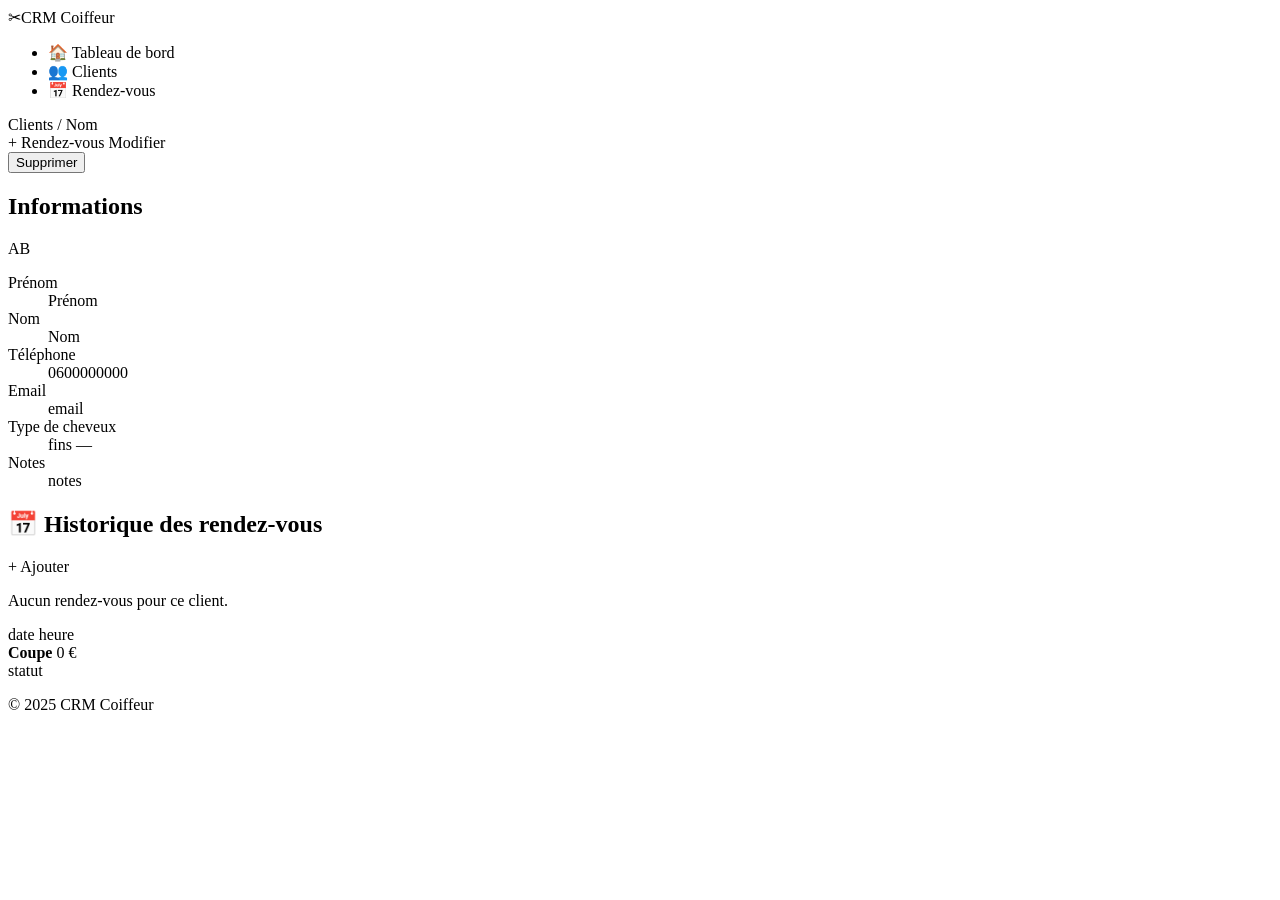
<file: TPs/crm-coiffeur-main/target/classes/templates/clients/detail.html>
<!DOCTYPE html>
<html lang="fr" xmlns:th="http://www.thymeleaf.org">
<head>
    <meta charset="UTF-8"/>
    <meta name="viewport" content="width=device-width, initial-scale=1.0"/>
    <title th:text="${client.nomComplet + ' — CRM Coiffeur'}">Client</title>
    <link rel="stylesheet" th:href="@{/css/style.css}"/>
</head>
<body>

<nav class="navbar">
    <div class="navbar-brand"><span class="navbar-logo">✂</span><span>CRM Coiffeur</span></div>
    <ul class="navbar-links">
        <li><a th:href="@{/}">🏠 Tableau de bord</a></li>
        <li><a th:href="@{/clients}" class="active">👥 Clients</a></li>
        <li><a th:href="@{/rendez-vous}">📅 Rendez-vous</a></li>
    </ul>
</nav>

<main class="main-content">
    <div th:if="${success}" class="alert alert-success" th:text="${success}"></div>

    <div class="page-header">
        <div class="breadcrumb">
            <a th:href="@{/clients}">Clients</a> /
            <span th:text="${client.nomComplet}">Nom</span>
        </div>
        <div class="header-actions">
            <a th:href="@{/rendez-vous/nouveau(clientId=${client.id})}" class="btn btn-primary">+ Rendez-vous</a>
            <a th:href="@{/clients/{id}/modifier(id=${client.id})}" class="btn btn-warning">Modifier</a>
            <form th:action="@{/clients/{id}/supprimer(id=${client.id})}" method="post"
                  onsubmit="return confirm('Supprimer ce client ?')">
                <button type="submit" class="btn btn-danger">Supprimer</button>
            </form>
        </div>
    </div>

    <div class="two-col">
        <!-- Fiche client -->
        <div class="card">
            <div class="card-header"><h2>Informations</h2></div>
            <div class="card-body">
                <div class="client-avatar-lg"
                     th:text="${#strings.substring(client.prenom,0,1) + #strings.substring(client.nom,0,1)}">AB</div>
                <dl class="info-list">
                    <dt>Prénom</dt>   <dd th:text="${client.prenom}">Prénom</dd>
                    <dt>Nom</dt>      <dd th:text="${client.nom}">Nom</dd>
                    <dt>Téléphone</dt><dd th:text="${client.telephone}">0600000000</dd>
                    <dt>Email</dt>    <dd th:text="${client.email != null ? client.email : '—'}">email</dd>
                    <dt>Type de cheveux</dt>
                    <dd>
                        <span th:if="${client.typeCheveux}" class="tag" th:text="${client.typeCheveux}">fins</span>
                        <span th:unless="${client.typeCheveux}">—</span>
                    </dd>
                    <dt>Notes</dt>
                    <dd th:text="${client.notes != null ? client.notes : '—'}">notes</dd>
                </dl>
            </div>
        </div>

        <!-- Historique RDV -->
        <div class="card">
            <div class="card-header">
                <h2>📅 Historique des rendez-vous</h2>
                <a th:href="@{/rendez-vous/nouveau(clientId=${client.id})}" class="btn btn-primary btn-sm">+ Ajouter</a>
            </div>
            <div class="card-body">
                <div th:if="${#lists.isEmpty(rendezVous)}" class="empty-state">
                    <p>Aucun rendez-vous pour ce client.</p>
                </div>
                <div th:each="rv : ${rendezVous}" class="rdv-item">
                    <div class="rdv-date">
                        <span th:text="${#temporals.format(rv.date, 'dd/MM/yyyy')}">date</span>
                        <span th:text="${rv.heureFormatee}">heure</span>
                    </div>
                    <div class="rdv-info">
                        <strong th:text="${rv.prestation}">Coupe</strong>
                        <span th:if="${rv.prix != null}" th:text="${rv.prix + ' €'}">0 €</span>
                    </div>
                    <span class="badge"
                          th:classappend="${rv.statutBadgeClass}"
                          th:text="${rv.statut}">statut</span>
                </div>
            </div>
        </div>
    </div>
</main>

<footer class="footer"><p>© 2025 CRM Coiffeur</p></footer>
<script th:src="@{/js/app.js}"></script>
</body>
</html>
</file>
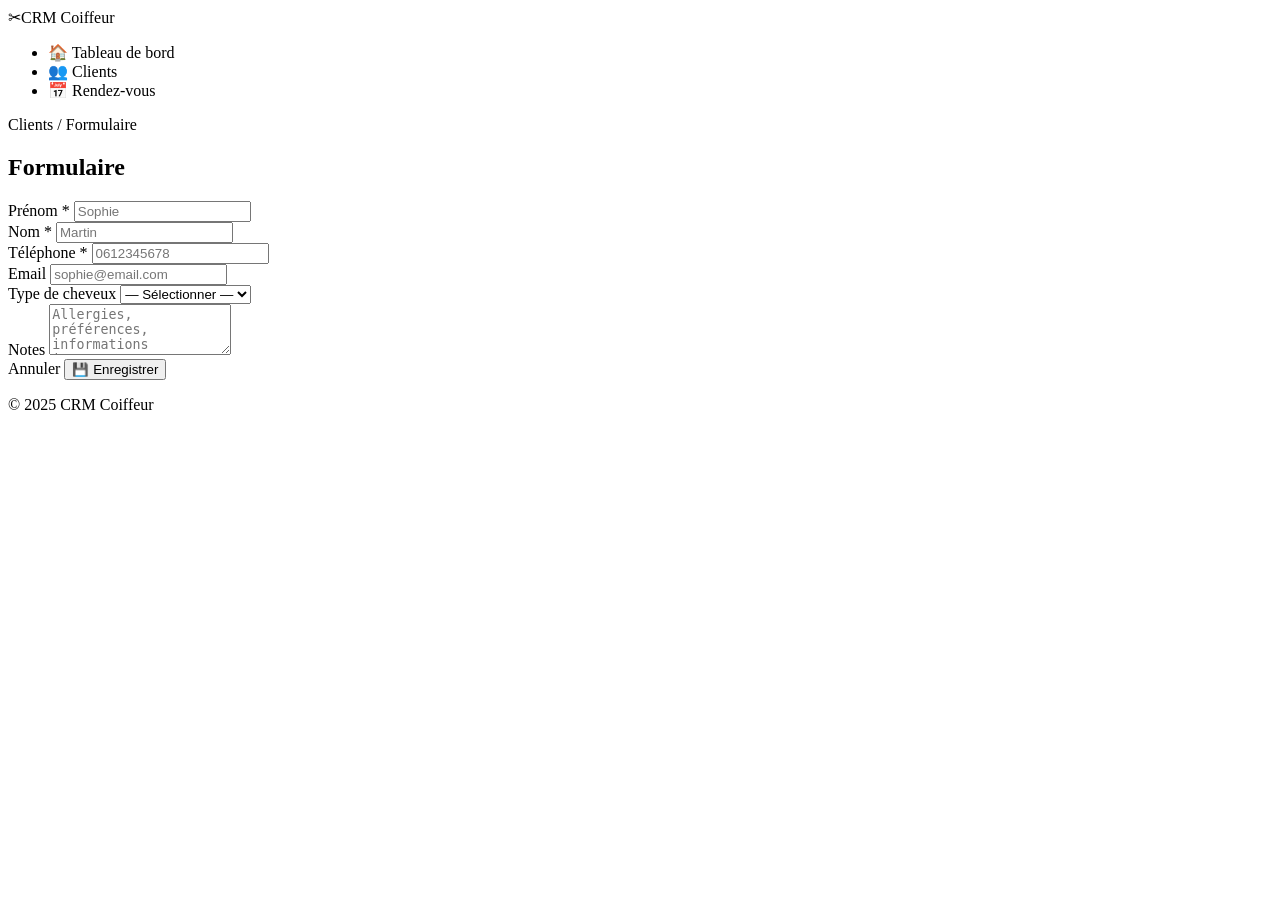
<file: TPs/crm-coiffeur-main/target/classes/templates/clients/formulaire.html>
<!DOCTYPE html>
<html lang="fr" xmlns:th="http://www.thymeleaf.org">
<head>
    <meta charset="UTF-8"/>
    <meta name="viewport" content="width=device-width, initial-scale=1.0"/>
    <title th:text="${titre + ' — CRM Coiffeur'}">Client</title>
    <link rel="stylesheet" th:href="@{/css/style.css}"/>
</head>
<body>

<nav class="navbar">
    <div class="navbar-brand"><span class="navbar-logo">✂</span><span>CRM Coiffeur</span></div>
    <ul class="navbar-links">
        <li><a th:href="@{/}">🏠 Tableau de bord</a></li>
        <li><a th:href="@{/clients}" class="active">👥 Clients</a></li>
        <li><a th:href="@{/rendez-vous}">📅 Rendez-vous</a></li>
    </ul>
</nav>

<main class="main-content">
    <div class="page-header">
        <div class="breadcrumb">
            <a th:href="@{/clients}">Clients</a> / <span th:text="${titre}">Formulaire</span>
        </div>
    </div>

    <div class="card form-card">
        <div class="card-header"><h2 th:text="${titre}">Formulaire</h2></div>
        <div class="card-body">

            <form th:action="@{/clients/sauvegarder}" th:object="${client}" method="post">
                <input type="hidden" th:field="*{id}"/>

                <div class="form-row">
                    <div class="form-group">
                        <label for="prenom">Prénom *</label>
                        <input type="text" id="prenom" th:field="*{prenom}"
                               th:classappend="${#fields.hasErrors('prenom')} ? 'input-error'"
                               placeholder="Sophie"/>
                        <span th:if="${#fields.hasErrors('prenom')}" th:errors="*{prenom}" class="field-error"></span>
                    </div>
                    <div class="form-group">
                        <label for="nom">Nom *</label>
                        <input type="text" id="nom" th:field="*{nom}"
                               th:classappend="${#fields.hasErrors('nom')} ? 'input-error'"
                               placeholder="Martin"/>
                        <span th:if="${#fields.hasErrors('nom')}" th:errors="*{nom}" class="field-error"></span>
                    </div>
                </div>

                <div class="form-row">
                    <div class="form-group">
                        <label for="telephone">Téléphone *</label>
                        <input type="tel" id="telephone" th:field="*{telephone}"
                               th:classappend="${#fields.hasErrors('telephone')} ? 'input-error'"
                               placeholder="0612345678"/>
                        <span th:if="${#fields.hasErrors('telephone')}" th:errors="*{telephone}" class="field-error"></span>
                    </div>
                    <div class="form-group">
                        <label for="email">Email</label>
                        <input type="email" id="email" th:field="*{email}"
                               th:classappend="${#fields.hasErrors('email')} ? 'input-error'"
                               placeholder="sophie@email.com"/>
                        <span th:if="${#fields.hasErrors('email')}" th:errors="*{email}" class="field-error"></span>
                    </div>
                </div>

                <div class="form-group">
                    <label for="typeCheveux">Type de cheveux</label>
                    <select id="typeCheveux" th:field="*{typeCheveux}">
                        <option value="">— Sélectionner —</option>
                        <option th:each="type : ${typesCheveux}"
                                th:value="${type}"
                                th:text="${type}">type</option>
                    </select>
                </div>

                <div class="form-group">
                    <label for="notes">Notes</label>
                    <textarea id="notes" th:field="*{notes}" rows="3"
                              placeholder="Allergies, préférences, informations importantes…"></textarea>
                    <span th:if="${#fields.hasErrors('notes')}" th:errors="*{notes}" class="field-error"></span>
                </div>

                <div class="form-actions">
                    <a th:href="@{/clients}" class="btn btn-outline">Annuler</a>
                    <button type="submit" class="btn btn-primary">💾 Enregistrer</button>
                </div>
            </form>
        </div>
    </div>
</main>

<footer class="footer"><p>© 2025 CRM Coiffeur</p></footer>
<script th:src="@{/js/app.js}"></script>
</body>
</html>
</file>
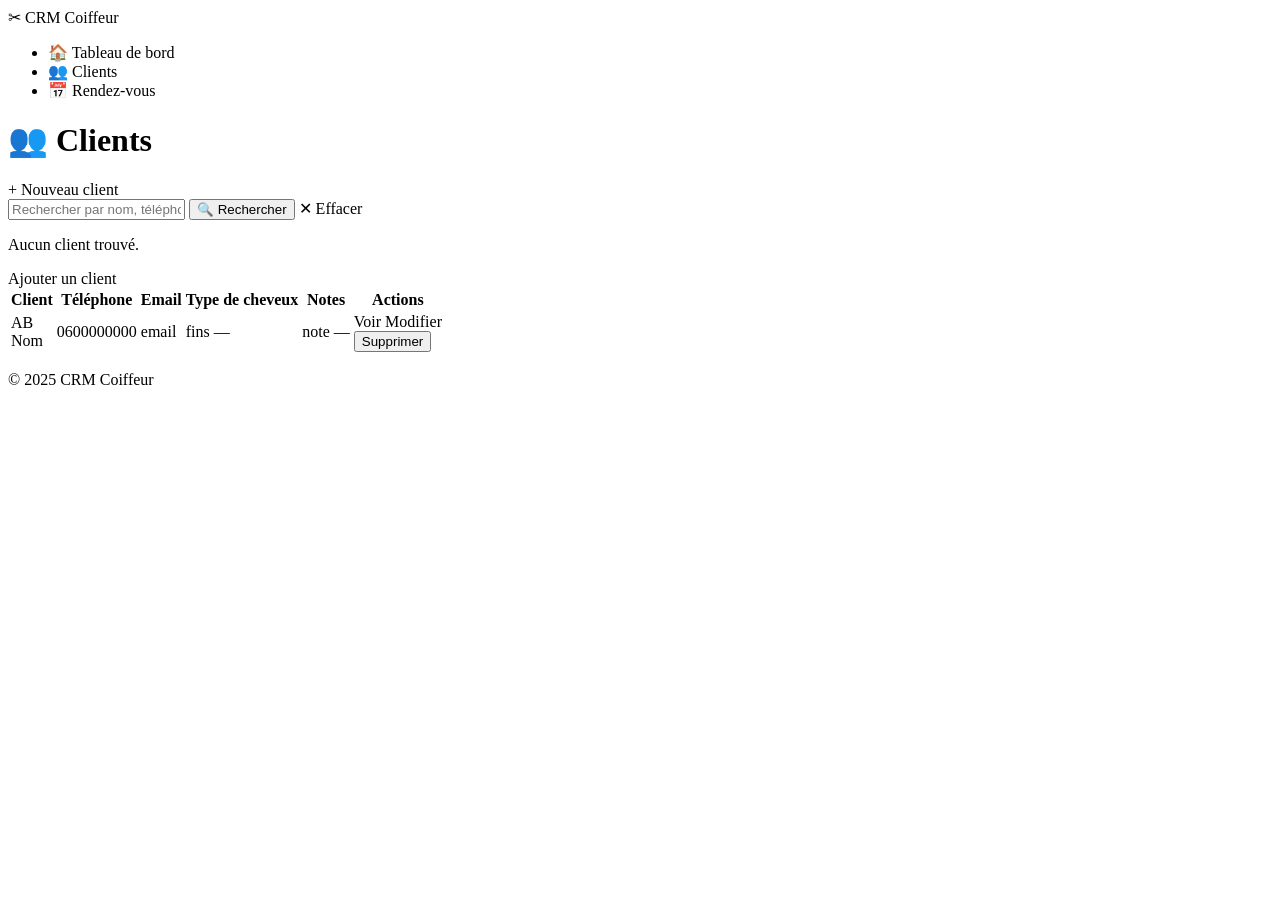
<file: TPs/crm-coiffeur-main/target/classes/templates/clients/liste.html>
<!DOCTYPE html>
<html lang="fr" xmlns:th="http://www.thymeleaf.org">
<head>
    <meta charset="UTF-8"/>
    <meta name="viewport" content="width=device-width, initial-scale=1.0"/>
    <title>Clients — CRM Coiffeur</title>
    <link rel="stylesheet" th:href="@{/css/style.css}"/>
</head>
<body>

<nav class="navbar">
    <div class="navbar-brand">
        <span class="navbar-logo">✂</span>
        <span>CRM Coiffeur</span>
    </div>
    <ul class="navbar-links">
        <li><a th:href="@{/}">🏠 Tableau de bord</a></li>
        <li><a th:href="@{/clients}" class="active">👥 Clients</a></li>
        <li><a th:href="@{/rendez-vous}">📅 Rendez-vous</a></li>
    </ul>
</nav>

<main class="main-content">
    <div th:if="${success}" class="alert alert-success" th:text="${success}"></div>

    <div class="page-header">
        <h1>👥 Clients</h1>
        <a th:href="@{/clients/nouveau}" class="btn btn-primary">+ Nouveau client</a>
    </div>

    <!-- Recherche -->
    <form th:action="@{/clients}" method="get" class="search-form">
        <input type="text" name="search" placeholder="Rechercher par nom, téléphone ou email…"
               th:value="${search}" class="search-input"/>
        <button type="submit" class="btn btn-primary">🔍 Rechercher</button>
        <a th:if="${search}" th:href="@{/clients}" class="btn btn-outline">✕ Effacer</a>
    </form>

    <!-- Tableau -->
    <div class="card">
        <div class="card-body">
            <div th:if="${#lists.isEmpty(clients)}" class="empty-state">
                <p>Aucun client trouvé.</p>
                <a th:href="@{/clients/nouveau}" class="btn btn-primary">Ajouter un client</a>
            </div>

            <table th:if="${!#lists.isEmpty(clients)}" class="table">
                <thead>
                    <tr>
                        <th>Client</th>
                        <th>Téléphone</th>
                        <th>Email</th>
                        <th>Type de cheveux</th>
                        <th>Notes</th>
                        <th>Actions</th>
                    </tr>
                </thead>
                <tbody>
                    <tr th:each="client : ${clients}">
                        <td>
                            <div class="client-cell">
                                <div class="client-avatar-sm"
                                     th:text="${#strings.substring(client.prenom,0,1) + #strings.substring(client.nom,0,1)}">AB</div>
                                <a th:href="@{/clients/{id}(id=${client.id})}"
                                   th:text="${client.nomComplet}" class="client-link">Nom</a>
                            </div>
                        </td>
                        <td th:text="${client.telephone}">0600000000</td>
                        <td th:text="${client.email != null ? client.email : '—'}">email</td>
                        <td>
                            <span th:if="${client.typeCheveux}" class="tag" th:text="${client.typeCheveux}">fins</span>
                            <span th:unless="${client.typeCheveux}">—</span>
                        </td>
                        <td>
                            <span th:if="${client.notes}" class="notes-preview"
                                  th:text="${#strings.abbreviate(client.notes, 40)}">note</span>
                            <span th:unless="${client.notes}">—</span>
                        </td>
                        <td class="actions-cell">
                            <a th:href="@{/clients/{id}(id=${client.id})}" class="btn btn-outline btn-sm">Voir</a>
                            <a th:href="@{/clients/{id}/modifier(id=${client.id})}" class="btn btn-warning btn-sm">Modifier</a>
                            <form th:action="@{/clients/{id}/supprimer(id=${client.id})}" method="post"
                                  onsubmit="return confirm('Supprimer ce client ?')">
                                <button type="submit" class="btn btn-danger btn-sm">Supprimer</button>
                            </form>
                        </td>
                    </tr>
                </tbody>
            </table>
        </div>
    </div>
</main>

<footer class="footer"><p>© 2025 CRM Coiffeur</p></footer>
<script th:src="@{/js/app.js}"></script>
</body>
</html>
</file>
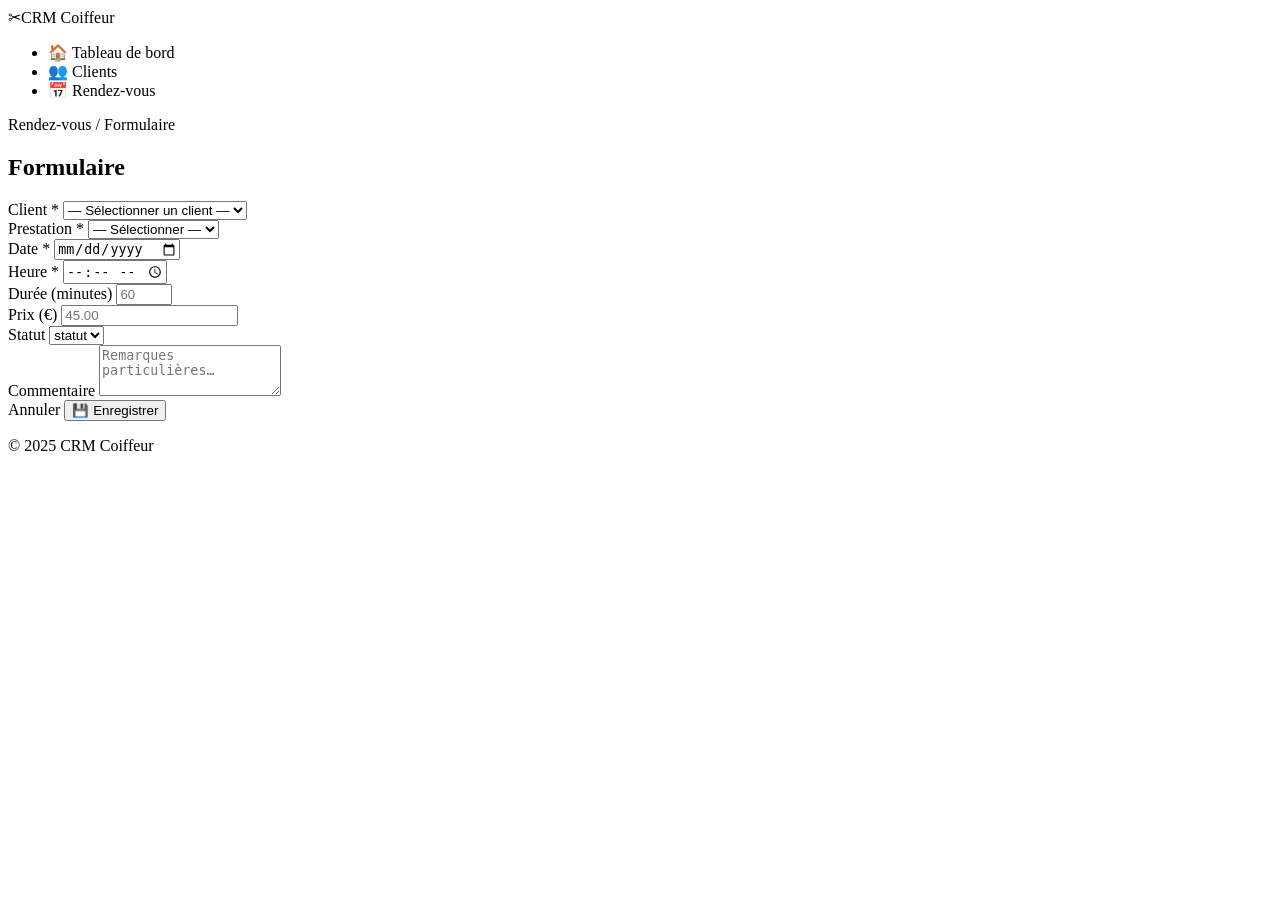
<file: TPs/crm-coiffeur-main/target/classes/templates/rendez-vous/formulaire.html>
<!DOCTYPE html>
<html lang="fr" xmlns:th="http://www.thymeleaf.org">
<head>
    <meta charset="UTF-8"/>
    <meta name="viewport" content="width=device-width, initial-scale=1.0"/>
    <title th:text="${titre + ' — CRM Coiffeur'}">Rendez-vous</title>
    <link rel="stylesheet" th:href="@{/css/style.css}"/>
</head>
<body>

<nav class="navbar">
    <div class="navbar-brand"><span class="navbar-logo">✂</span><span>CRM Coiffeur</span></div>
    <ul class="navbar-links">
        <li><a th:href="@{/}">🏠 Tableau de bord</a></li>
        <li><a th:href="@{/clients}">👥 Clients</a></li>
        <li><a th:href="@{/rendez-vous}" class="active">📅 Rendez-vous</a></li>
    </ul>
</nav>

<main class="main-content">
    <div class="page-header">
        <div class="breadcrumb">
            <a th:href="@{/rendez-vous}">Rendez-vous</a> / <span th:text="${titre}">Formulaire</span>
        </div>
    </div>

    <div class="card form-card">
        <div class="card-header"><h2 th:text="${titre}">Formulaire</h2></div>
        <div class="card-body">

            <form th:action="@{/rendez-vous/sauvegarder}" th:object="${rendezVous}" method="post">
                <input type="hidden" th:field="*{id}"/>

                <div class="form-row">
                    <div class="form-group">
                        <label for="clientId">Client *</label>
                        <select id="clientId" th:field="*{clientId}"
                                th:classappend="${#fields.hasErrors('clientId')} ? 'input-error'">
                            <option value="">— Sélectionner un client —</option>
                            <option th:each="client : ${clients}"
                                    th:value="${client.id}"
                                    th:text="${client.nomComplet}">Client</option>
                        </select>
                        <span th:if="${#fields.hasErrors('clientId')}" th:errors="*{clientId}" class="field-error"></span>
                    </div>
                    <div class="form-group">
                        <label for="prestation">Prestation *</label>
                        <select id="prestation" th:field="*{prestation}"
                                th:classappend="${#fields.hasErrors('prestation')} ? 'input-error'">
                            <option value="">— Sélectionner —</option>
                            <option th:each="p : ${prestations}"
                                    th:value="${p}"
                                    th:text="${p}">Prestation</option>
                        </select>
                        <span th:if="${#fields.hasErrors('prestation')}" th:errors="*{prestation}" class="field-error"></span>
                    </div>
                </div>

                <div class="form-row">
                    <div class="form-group">
                        <label for="date">Date *</label>
                        <input type="date" id="date" th:field="*{date}"
                               th:classappend="${#fields.hasErrors('date')} ? 'input-error'"/>
                        <span th:if="${#fields.hasErrors('date')}" th:errors="*{date}" class="field-error"></span>
                    </div>
                    <div class="form-group">
                        <label for="heure">Heure *</label>
                        <input type="time" id="heure" th:field="*{heure}"
                               th:classappend="${#fields.hasErrors('heure')} ? 'input-error'"/>
                        <span th:if="${#fields.hasErrors('heure')}" th:errors="*{heure}" class="field-error"></span>
                    </div>
                </div>

                <div class="form-row">
                    <div class="form-group">
                        <label for="dureeMinutes">Durée (minutes)</label>
                        <input type="number" id="dureeMinutes" th:field="*{dureeMinutes}"
                               min="15" max="300" step="15" placeholder="60"/>
                    </div>
                    <div class="form-group">
                        <label for="prix">Prix (€)</label>
                        <input type="number" id="prix" th:field="*{prix}"
                               min="0" step="0.50" placeholder="45.00"/>
                    </div>
                </div>

                <div class="form-row">
                    <div class="form-group">
                        <label for="statut">Statut</label>
                        <select id="statut" th:field="*{statut}">
                            <option th:each="s : ${statuts}"
                                    th:value="${s}"
                                    th:text="${s}">statut</option>
                        </select>
                    </div>
                </div>

                <div class="form-group">
                    <label for="commentaire">Commentaire</label>
                    <textarea id="commentaire" th:field="*{commentaire}" rows="3"
                              placeholder="Remarques particulières…"></textarea>
                </div>

                <div class="form-actions">
                    <a th:href="@{/rendez-vous}" class="btn btn-outline">Annuler</a>
                    <button type="submit" class="btn btn-primary">💾 Enregistrer</button>
                </div>
            </form>
        </div>
    </div>
</main>

<footer class="footer"><p>© 2025 CRM Coiffeur</p></footer>
<script th:src="@{/js/app.js}"></script>
</body>
</html>
</file>
